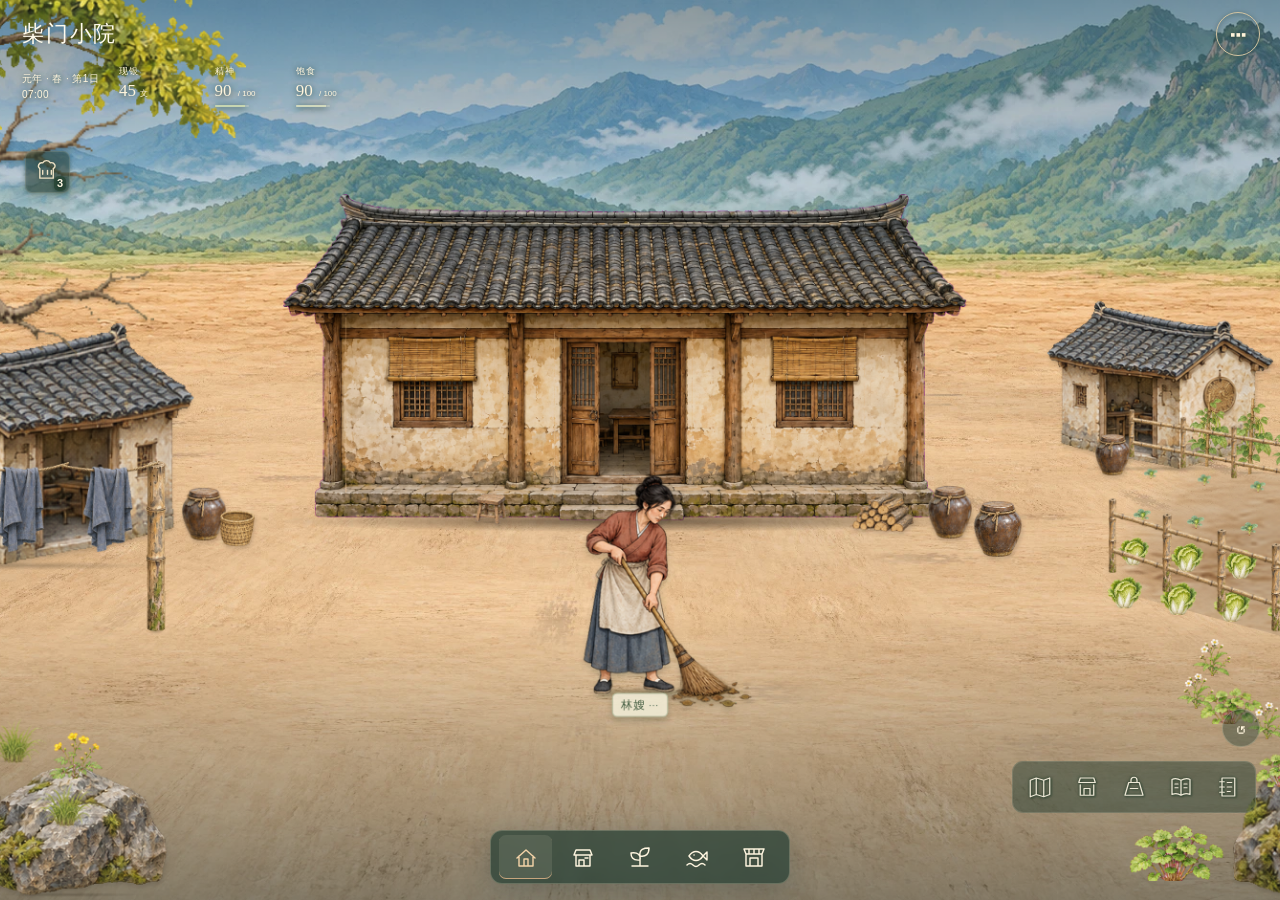
<file: index.html>
<!doctype html>
<html lang="zh-CN">
<head>
  <meta charset="utf-8">
  <meta name="viewport" content="width=device-width,initial-scale=1,viewport-fit=cover">
  <meta name="theme-color" content="#f5f1e8">
  <meta name="description" content="在青岚村从帮工学艺起步，种田、养鱼、经营面摊，一点点置下自己的家业。手机点开即玩的古风模拟经营测试版。">
  <title>山河家业 · 青岚经营记</title>
  <link rel="icon" href="icon.svg" type="image/svg+xml">
  <link rel="stylesheet" href="style.css?v=2">
  <link rel="stylesheet" href="game-shell.css?v=8">
  <link rel="stylesheet" href="scene-camera.css?v=12">
  <link rel="stylesheet" href="work-sprites.css?v=9">
  <link rel="stylesheet" href="play-hud.css?v=11">
  <link rel="stylesheet" href="environment-assembly.css?v=7">
</head>
<body>
  <header class="masthead">
    <a class="brand" href="./" aria-label="山河家业首页"><span class="seal">山</span><span><strong>山河家业</strong><small>青岚经营记</small></span></a>
    <div class="header-right"><span class="beta">山村测试版</span><button class="icon-button" id="settings-button" aria-label="打开存档与设置">⋯</button></div>
  </header>
  <main class="game-layout" id="game">
    <section class="world-column" aria-label="动态地点画面">
      <div class="scene" id="scene">
        <img class="scene-background" id="scene-image" alt="青岚村的山水生活" src="assets/environment-library-v1/ground-perspective-v2.webp" fetchpriority="high">
        <div class="scene-wash" aria-hidden="true"></div>
        <div class="scene-water" aria-hidden="true"></div>
        <canvas id="scene-motion" aria-hidden="true"></canvas>
        <div class="scene-heading"><span class="eyebrow" id="scene-region">青岚山下</span><h1 id="scene-title">家中小院</h1><span class="scene-weather" id="scene-weather">春日 · 晴</span></div>
        <div class="npc-layer" id="npc-layer"></div>
        <span class="scene-tip">点人物交谈 · 拖动画面 · 双指缩放</span>
        <span class="motion-label" aria-label="动态场景"><i></i>山间日常</span>
      </div>
      <nav class="location-nav" id="locations" aria-label="前往不同地点"></nav>
      <div class="scene-story"><span class="chapter-mark">壹</span><div><h2 id="story-title">从一餐一饭，慢慢置下家业</h2><p id="story-description">一方山水，几位熟人。先学门手艺，再盘算自己的营生。</p></div></div>
      <section class="recent-section" aria-label="最近发生的事"><div class="section-label"><span>村中手记</span><span class="subtle">每一次劳作，都有回响</span></div><ol id="recent-events" class="recent-events"></ol></section>
    </section>
    <section id="management-panel" class="management-column" aria-label="经营与生活">
      <div class="date-line"><span id="date">元年 · 春 · 初一</span><span id="time">辰时</span><span class="autosave" id="save-status"><i></i>进度自动保存</span></div>
      <div class="status-strip" id="status-strip"></div>
      <div class="panel-heading"><span>家业手札</span><button id="close-panel" aria-label="收起手札">×</button></div>
      <nav class="view-tabs" id="view-tabs" aria-label="经营栏目"><button data-view="business" aria-selected="true">营生</button><button data-view="bag" aria-selected="false">行囊</button><button data-view="skills" aria-selected="false">手艺</button><button data-view="ledger" aria-selected="false">账簿</button></nav>
      <div class="view-content" id="view-content" aria-live="polite"></div>
      <p class="version-note">经营测试版 · 本机独立存档 · 无需注册</p>
    </section>
  </main>
  <section class="quick-inventory" aria-label="随身物品"><span class="quick-inventory-label">随身</span><div id="quick-items" class="quick-items"></div></section>
  <dialog id="quick-item-dialog" class="quick-item-dialog"><button id="close-quick-item" class="dialog-close" aria-label="关闭物品">×</button><h2 id="quick-item-title"></h2><p id="quick-item-description"></p><div id="quick-item-actions" class="action-list"></div></dialog>
  <nav class="game-tools" aria-label="游戏手札"><button id="world-map-button" aria-label="打开世界地图"><svg viewBox="0 0 32 32" aria-hidden="true"><path d="M3 7l8-3 10 3 8-3v22l-8 3-10-3-8 3zM11 4v22M21 7v22"/></svg><span>舆图</span></button><button data-open-view="business">营生</button><button data-open-view="bag">行囊</button><button data-open-view="skills">手艺</button><button data-open-view="ledger">账簿</button></nav>
  <button id="panel-scrim" class="panel-scrim" aria-label="收起手札" hidden></button>
  <div class="toast" id="toast" role="status" aria-live="polite"></div>
  <dialog class="conversation" id="conversation" aria-labelledby="dialog-name">
    <button class="dialog-close" id="close-conversation" aria-label="结束对话">×</button>
    <div class="person-intro"><div class="portrait-wrap"><img id="dialog-portrait" alt=""></div><div><span class="eyebrow" id="dialog-role"></span><h2 id="dialog-name"></h2><p class="dialog-location" id="dialog-location"></p></div></div>
    <p class="dialog-speech" id="dialog-speech"></p>
    <p class="dialog-result" id="dialog-result" role="status" hidden></p>
    <div id="dialog-actions" class="action-list"></div>
    <button class="text-button leave-dialog" id="leave-conversation">改日再聊</button>
  </dialog>
  <dialog class="settings-dialog" id="settings" aria-labelledby="settings-title">
    <button class="dialog-close" id="close-settings" aria-label="关闭存档与设置">×</button>
    <span class="eyebrow">山河手札</span><h2 id="settings-title">存档与设置</h2>
    <p class="muted">进度保存在当前浏览器。更换手机、清理浏览器前，请导出一份存档。</p>
    <div class="settings-actions"><button class="primary-button" id="export-save">导出存档</button><label class="secondary-button file-label">导入存档<input type="file" id="import-save" accept="application/json,.json"></label><button class="secondary-button" id="toggle-motion">减少画面动态</button></div>
    <p class="setting-message" id="setting-message" role="status"></p>
    <div class="settings-divider"></div><p class="muted small">本版开放务农、养鱼、面摊三条起家路线。家族继承等后续内容暂未开放。</p>
    <button class="danger-button" id="new-game">重新开始一段生活</button>
  </dialog>
  <noscript><p class="noscript">请启用浏览器 JavaScript，才能开始经营与保存进度。</p></noscript>
  <script type="module" src="app.js?v=16"></script>
</body>
</html>
</file>
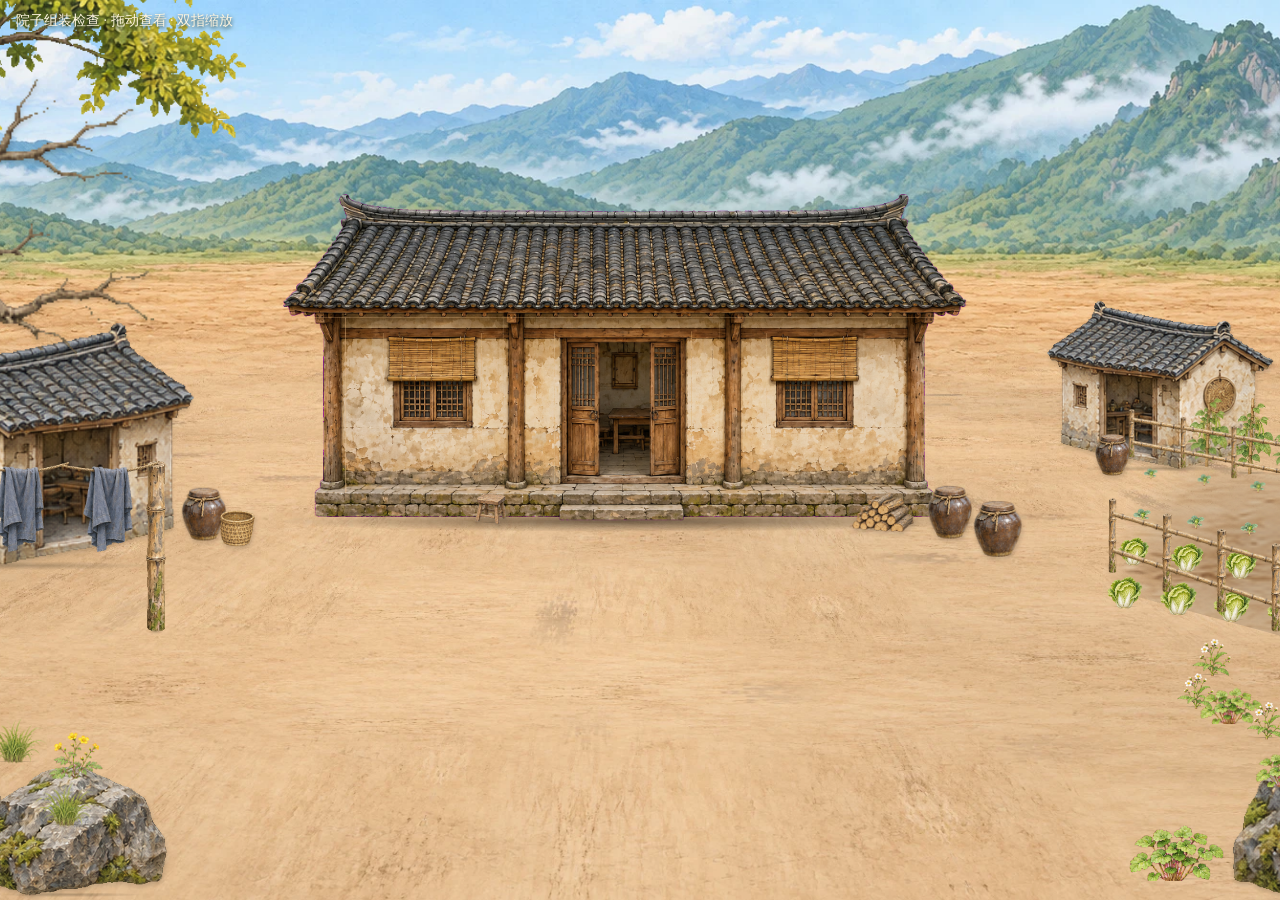
<file: environment-preview.html>
<!doctype html><html lang="zh-CN"><meta charset="utf-8"><meta name="viewport" content="width=device-width,initial-scale=1"><title>院子素材组装检查</title><link rel="stylesheet" href="environment-assembly.css?v=7"><style>html,body{margin:0;width:100%;height:100%;overflow:hidden;background:#30483d}#scene{position:fixed;inset:0;touch-action:none}#surface{position:absolute;left:0;top:0;width:1672px;height:941px;transform-origin:0 0}#terrain{position:absolute;inset:0;width:100%;height:100%}#note{position:fixed;top:12px;left:16px;color:#fff5df;text-shadow:0 2px 4px #203b2d;font:14px serif;pointer-events:none}</style><div id="scene"><div id="surface"><img id="terrain" src="assets/environment-library-v1/ground-perspective-v2.webp"></div></div><div id="note">院子组装检查 · 拖动查看 · 双指缩放</div><script type="module">import{createEnvironmentAssembly}from'./environment-assembly.js?v=7';import{createSceneCamera}from'./scene-camera.js?v=4';const assembly=createEnvironmentAssembly(document.querySelector('#surface'));assembly.commit(await assembly.prepare('home'));const camera=createSceneCamera({scene:document.querySelector('#scene'),surface:document.querySelector('#surface'),focus:{x:50,y:55}});document.body.dataset.ready='true';document.body.dataset.objects=document.querySelector('.assembled-environment').dataset.objects;</script></html>
</file>
<file: style.css>
@charset "UTF-8";
/* Each work joint has its own pivot. The feet stay planted while hands and
   implements perform the task, including in the compact mobile scene. */
.work-actor{display:block;width:clamp(132px,16vw,206px);height:auto;aspect-ratio:180/168;pointer-events:none;margin-bottom:-3px;filter:drop-shadow(0 2px 1px #283b2424)}
.work-actor>svg{display:block;width:100%;height:100%;overflow:visible}
.work-actor .wa-joint,.work-actor .wa-torso,.work-actor .wa-hoe-swing,.work-actor .wa-sweep-arms{transform-box:view-box}
.work-actor .wa-torso{transform-origin:85px 112px}
.work-farmer .wa-torso{animation:wa-bend 2.5s ease-in-out infinite}
.wa-hoe-swing{transform-origin:87px 65px;animation:wa-hoe 2.5s ease-in-out infinite}
.wa-soil{animation:wa-soil 2.5s ease-out infinite;transform-origin:130px 150px}
.wa-feed-arm{transform-origin:96px 63px;animation:wa-feed 3.1s ease-in-out infinite}
.wa-grains{animation:wa-grains 3.1s ease-in infinite}
.wa-stir-arm{transform-origin:112px 74px;animation:wa-stir 1.7s ease-in-out infinite}
.wa-bowl-arm{transform-origin:70px 64px;animation:wa-hold 1.7s ease-in-out infinite}
.wa-steam{animation:wa-steam 3.4s ease-in-out infinite}
.wa-scoop-arm{transform-origin:73px 64px;animation:wa-scoop 3.3s ease-in-out infinite}
.wa-sack-arm{transform-origin:96px 64px;animation:wa-sack 3.3s ease-in-out infinite}
.wa-write-arm{transform-origin:114px 80px;animation:wa-write 1.6s linear infinite}
.wa-sweep-arms{transform-origin:90px 65px;animation:wa-sweep 2.6s ease-in-out infinite}
.work-neighbor .wa-torso{animation:wa-sweep-body 2.6s ease-in-out infinite}
.npc:hover .work-actor,.npc:focus-visible .work-actor{filter:brightness(1.08) drop-shadow(0 2px 1px #283b2424)}
.npc .npc-activity{font-size:9px;letter-spacing:.05em;color:#fff9e7;text-shadow:0 1px 3px #263d28,0 1px 5px #263d28;white-space:nowrap;line-height:1.7;margin-top:2px}
@keyframes wa-bend{0%,100%{transform:rotate(-7deg)}40%,58%{transform:rotate(9deg)}}
@keyframes wa-hoe{0%,100%{transform:rotate(-32deg)}42%,58%{transform:rotate(10deg)}75%{transform:rotate(-3deg)}}
@keyframes wa-soil{0%,38%,70%,100%{opacity:0;transform:translate(0,0)}45%{opacity:.8;transform:translate(0,-3px)}64%{opacity:0;transform:translate(6px,-12px)}}
@keyframes wa-feed{0%,15%,100%{transform:rotate(24deg)}35%,45%{transform:rotate(-19deg)}60%{transform:rotate(12deg)}}
@keyframes wa-grains{0%,30%,76%,100%{opacity:0;transform:translate(-8px,-20px)}34%{opacity:1;transform:translate(-8px,-20px)}72%{opacity:0;transform:translate(19px,42px)}}
@keyframes wa-stir{0%,100%{transform:rotate(-9deg) translate(-2px,1px)}25%{transform:rotate(-1deg) translate(3px,0)}50%{transform:rotate(9deg) translate(1px,2px)}75%{transform:rotate(0deg) translate(-3px,3px)}}
@keyframes wa-hold{0%,100%{transform:rotate(-1deg)}50%{transform:rotate(2deg)}}
@keyframes wa-steam{0%,100%{opacity:.2;transform:translateY(3px)}55%{opacity:.7;transform:translateY(-5px)}}
@keyframes wa-scoop{0%,100%{transform:rotate(-18deg)}30%,45%{transform:rotate(9deg)}65%{transform:rotate(-5deg)}80%{transform:rotate(-18deg)}}
@keyframes wa-sack{0%,100%{transform:rotate(1deg)}40%,65%{transform:rotate(-5deg)}}
@keyframes wa-write{0%,100%{transform:translate(0,0) rotate(0deg)}15%{transform:translate(2px,1px) rotate(3deg)}30%{transform:translate(-1px,2px) rotate(-2deg)}45%{transform:translate(2px,3px) rotate(2deg)}60%{transform:translate(0,4px) rotate(-2deg)}78%{transform:translate(-3px,-2px) rotate(-7deg)}}
@keyframes wa-sweep{0%,100%{transform:rotate(-14deg)}48%{transform:rotate(18deg)}62%{transform:rotate(18deg)}}
@keyframes wa-sweep-body{0%,100%{transform:rotate(-3deg)}48%,62%{transform:rotate(4deg)}}
@media(max-width:1050px){.work-actor{width:153px}}
@media(max-width:760px){.work-actor{width:135px}.npc .npc-activity{font-size:8px}}
body.reduced-motion .work-actor *,body.reduced-motion .work-actor *::before{animation:none!important}
@media(prefers-reduced-motion:reduce){.work-actor *{animation:none!important}}
:root{--paper:#f5f1e8;--paper-deep:#ece5d7;--ink:#293e35;--muted:#7d8275;--green:#43644f;--green-light:#e7ecdf;--line:#dcd8cb;--gold:#b18a4a;--red:#9e5348;--serif:"Songti SC","STSong","Noto Serif CJK SC",serif;--sans:-apple-system,BlinkMacSystemFont,"PingFang SC","Microsoft Yahei",sans-serif;font-family:var(--sans);color:var(--ink);background:var(--paper);font-synthesis:none;font-size:14px}*{box-sizing:border-box}body{margin:0;background:radial-gradient(ellipse at 20% 0,#fffdf7 0,transparent 65%),var(--paper)}button,a,input{touch-action:manipulation}button{font:inherit;color:inherit;cursor:pointer}button:focus-visible,a:focus-visible,label:focus-within{outline:3px solid #c7a56c;outline-offset:4px}button:disabled{cursor:not-allowed}a{color:inherit;text-decoration:none}button{border:0;background:none}h1,h2,h3,p{margin:0}button,summary{-webkit-tap-highlight-color:transparent}.masthead{max-width:1440px;margin:auto;padding:25px 40px 21px;display:flex;justify-content:space-between;align-items:center;border-bottom:1px solid var(--line)}.brand{display:flex;align-items:center;gap:12px}.brand strong{display:block;font:600 25px/1.2 var(--serif);letter-spacing:.13em}.brand small{display:block;font-size:10px;letter-spacing:.3em;color:var(--muted);margin-top:6px}.seal{display:grid;place-items:center;border:1px solid var(--red);outline:1px solid #9e534866;outline-offset:-4px;background:#9e5348;color:#faf1da;font:24px var(--serif);height:45px;width:38px;transform:rotate(-3deg)}.header-right{display:flex;align-items:center;gap:20px}.beta{font-size:11px;letter-spacing:.13em;color:var(--muted);padding:5px 9px;border:1px solid var(--line);border-radius:3px}.icon-button{font-size:29px;line-height:1;width:44px;height:44px;border-radius:50%;border:1px solid var(--line)}.game-layout{max-width:1440px;margin:auto;padding:30px 40px 50px;display:grid;grid-template-columns:minmax(0,1.1fr) minmax(360px,.9fr);gap:36px;align-items:start}.world-column{position:sticky;top:24px}.scene{position:relative;width:100%;aspect-ratio:1.48;min-height:300px;overflow:hidden;border-radius:9px;background:#b9c4ab;isolation:isolate;box-shadow:0 14px 35px #354d3812}.scene-background{width:100%;height:100%;position:absolute;inset:0;object-fit:cover;animation:scene-breathe 30s ease-in-out infinite alternate;transform-origin:center;z-index:-3}.scene-wash{position:absolute;inset:0;background:linear-gradient(180deg,#102d263b,transparent 32%,transparent 62%,#233c2726);pointer-events:none;z-index:-1}.scene-heading{position:absolute;top:23px;left:25px;color:#fffbed;filter:drop-shadow(0 1px 4px #203c3380);z-index:4}.eyebrow{text-transform:uppercase;letter-spacing:.18em;font-size:10px;line-height:1.8;display:block;color:var(--muted)}.scene-heading .eyebrow{color:#fffbedc7}.scene-heading h1{font:500 31px/1.4 var(--serif);letter-spacing:.12em}.scene-weather{display:block;font-size:11px;letter-spacing:.12em;margin-top:4px}.scene-tip{position:absolute;bottom:17px;left:20px;font-size:10px;color:#fffbee;letter-spacing:.08em;text-shadow:0 1px 3px #233a2c}.motion-label{position:absolute;right:18px;bottom:17px;font-size:10px;color:#fffbee;display:flex;align-items:center;gap:5px;text-shadow:0 1px 3px #233a2c}.motion-label i,.autosave i{width:5px;height:5px;background:#98c58d;border-radius:50%;display:inline-block;box-shadow:0 0 0 3px #b8d2a41c}.scene canvas{position:absolute;inset:0;width:100%;height:100%;pointer-events:none;z-index:1}.scene-water{position:absolute;left:39%;top:45%;width:62%;height:60%;background:repeating-radial-gradient(ellipse at 58% 64%,transparent 0,transparent 14px,#f8fff52b 15px,transparent 17px,transparent 30px);transform:rotate(-9deg);animation:water-flow 9s linear infinite;opacity:0;pointer-events:none;mix-blend-mode:screen;z-index:0}.scene[data-location="pond"] .scene-water{opacity:.45;clip-path:ellipse(52% 40% at 50% 60%)}.npc-layer{position:absolute;inset:0;z-index:3}.npc{position:absolute;left:var(--x);top:var(--y);transform:translate(-50%,-100%);padding:0;min-width:66px;min-height:100px;display:flex;flex-direction:column;align-items:center;justify-content:flex-end;filter:drop-shadow(0 4px 3px #24372633)}.npc img{height:clamp(68px,7.5vw,116px);width:auto;max-width:105px;object-fit:contain;display:block;animation:person-idle 4.8s ease-in-out infinite;animation-delay:var(--delay,0s);transform-origin:50% 92%;pointer-events:none;transition:filter .2s}.npc::before{content:"";position:absolute;left:19%;right:19%;bottom:22px;height:6px;border-radius:50%;background:#344a3433;filter:blur(3px);z-index:-1}.npc:hover img,.npc:focus-visible img{filter:brightness(1.09)}.npc-name{font-size:10px;color:#324c3e;background:#faf5e5e8;border:1px solid #c5c9ae;border-radius:20px;padding:4px 9px;white-space:nowrap;box-shadow:0 2px 7px #2b453119;letter-spacing:.08em;display:flex;gap:4px;align-items:center}.npc-name::after{content:"···";font-size:10px;color:#54705b}.npc:active img{transform:scale(.97)}.location-nav{display:flex;justify-content:space-between;gap:4px;margin-top:12px;padding:8px 0;border-bottom:1px solid var(--line)}.location-tab{display:flex;align-items:center;justify-content:center;gap:6px;min-height:44px;flex:1;font-size:12px;color:var(--muted);border-radius:5px;white-space:nowrap}.location-tab.active{color:var(--green);background:var(--green-light);font-weight:600}.location-tab .loc-symbol{font:17px var(--serif);opacity:.8}.scene-story{display:flex;gap:17px;padding:24px 0 22px;border-bottom:1px solid var(--line)}.chapter-mark{font:25px var(--serif);color:var(--gold);padding-top:3px}.scene-story h2{font:500 19px/1.6 var(--serif);letter-spacing:.04em}.scene-story p{font-size:12px;color:var(--muted);line-height:1.85;margin-top:6px}.recent-section{padding-top:19px}.section-label{display:flex;justify-content:space-between;align-items:center;gap:8px;font-size:11px;letter-spacing:.12em}.subtle{font-size:10px;color:#999b8b;letter-spacing:.03em}.recent-events{margin:15px 0 0;padding:0;list-style:none}.recent-events li{display:flex;gap:12px;line-height:1.75;font-size:11px;color:#777e70;margin-top:9px}.event-time{color:#a6a590;white-space:nowrap;font-size:10px;min-width:60px}.management-column{min-width:0}.date-line{display:flex;align-items:center;gap:12px;font-size:11px;letter-spacing:.04em;color:var(--muted);padding:1px 0 18px}.date-line>span:first-child{color:var(--ink)}.autosave{margin-left:auto;display:flex;align-items:center;gap:6px;font-size:10px}.status-strip{display:grid;grid-template-columns:1.2fr 1fr 1fr;gap:10px;padding:18px 0 21px;border-top:1px solid var(--line);border-bottom:1px solid var(--line)}.stat{border-right:1px solid var(--line);padding-left:17px}.stat:first-child{padding-left:0}.stat:last-child{border-right:0}.stat-label{font-size:10px;color:var(--muted);letter-spacing:.14em;display:block}.stat-value{font:500 28px/1.5 var(--serif);display:block;margin-top:3px;font-variant-numeric:tabular-nums}.stat-value small{font:11px var(--sans);color:var(--muted);margin-left:4px}.stat-meter{height:3px;width:65px;background:#e4e3d5;margin-top:6px;overflow:hidden;border-radius:3px}.stat-meter i{display:block;height:100%;background:#90a284}.stat.low .stat-value{color:var(--red)}.view-tabs{display:flex;border-bottom:1px solid var(--line);gap:28px;margin:17px 0 24px}.view-tabs button{min-height:44px;font-size:12px;position:relative;color:var(--muted);padding:4px 0 12px}.view-tabs button[aria-selected="true"]{font-weight:600;color:var(--ink)}.view-tabs button[aria-selected="true"]::after{content:"";position:absolute;bottom:-1px;left:0;right:0;height:2px;background:var(--green)}.content-heading{display:flex;justify-content:space-between;align-items:center;margin-bottom:14px;gap:10px}.content-heading h2{font:500 21px var(--serif);letter-spacing:.07em}.content-heading span{font-size:10px;color:var(--muted)}.intro-note{font-size:12px;color:var(--muted);line-height:1.9;margin-bottom:18px}.goal{background:#e8ecdf;border:1px solid #d7decb;border-radius:6px;padding:13px 15px;display:flex;gap:10px;align-items:flex-start;margin-bottom:18px}.goal-mark{font-family:var(--serif);color:var(--green);font-size:21px;line-height:1.2}.goal strong{font-size:12px;font-weight:500;display:block}.goal p{font-size:11px;line-height:1.8;color:#7c8770;margin-top:5px}.business-list{display:grid;gap:12px}.business-card{background:#fffdf6b3;border:1px solid var(--line);border-radius:7px;padding:17px 18px}.business-top{display:flex;justify-content:space-between;align-items:flex-start;gap:14px}.business-title{display:flex;gap:10px;align-items:center}.business-symbol{height:32px;width:32px;display:grid;place-items:center;background:#edf0e6;border-radius:50%;font:18px var(--serif);color:#627851}.business-title h3{font:500 17px var(--serif)}.business-title p{font-size:10px;color:var(--muted);margin-top:5px}.tag{font-size:10px;white-space:nowrap;color:#8e947f;background:#eeeee5;padding:4px 7px;border-radius:3px}.tag.owned{background:#e8eedf;color:#628057}.business-facts{display:flex;gap:18px;flex-wrap:wrap;font-size:10px;color:var(--muted);line-height:1.7;margin-top:15px}.business-facts b{font-weight:500;color:#5e6b52}.business-footer{margin-top:13px;padding-top:12px;border-top:1px solid #e9e5d8;display:flex;justify-content:space-between;align-items:center;gap:10px;font-size:10px;color:var(--muted)}.business-footer button{color:var(--green);font-size:11px;min-height:32px;font-weight:500;padding:4px 0}.business-footer button::after{content:" ↗"}.batch-note{margin:12px 0 0;font-size:11px;color:#78845f;line-height:1.8}.condition-track{height:3px;background:#e8e5d7;margin-top:12px;border-radius:2px;overflow:hidden}.condition-track i{display:block;height:100%;background:#a4b091}.local-section{padding-top:24px}.local-section h3{font:500 17px var(--serif);margin-bottom:12px}.action-list{display:grid;gap:9px}.action-button{border:1px solid var(--line);border-radius:6px;text-align:left;padding:13px 14px;background:#fffcf2;display:flex;justify-content:space-between;align-items:center;gap:12px;min-height:58px;width:100%;transition:background .2s,border-color .2s}.action-button:hover:not(:disabled){background:#f0f3e7;border-color:#b5c0a5}.action-button:active:not(:disabled){background:#e6ecd9}.action-button strong{display:block;font-size:12px;font-weight:500;line-height:1.6}.action-button small{display:block;font-size:10px;line-height:1.75;color:var(--muted);margin-top:3px}.action-button .arrow{font-size:17px;color:#99a888;flex:none}.action-button:disabled{background:#eeece38f;color:#94998b;border-color:#e5e1d7}.action-button:disabled small{color:#9a9e8e}.action-button:disabled .arrow{font-size:10px;color:#a2a58f}.empty-state{padding:22px 16px;text-align:center;border:1px dashed #cfd2bf;border-radius:6px;font-size:12px;line-height:1.8;color:var(--muted)}.empty-state strong{display:block;font:18px var(--serif);color:#61724f;margin-bottom:7px}.inventory-list,.skill-list{display:grid;gap:10px}.inventory-row{display:flex;align-items:center;gap:12px;padding:13px 14px;background:#fffcf3;border:1px solid var(--line);border-radius:6px}.item-mark{width:33px;height:33px;background:#eee9d9;border-radius:50%;display:grid;place-items:center;color:#8c8b66;font-family:var(--serif);font-size:14px}.inventory-row .item-name{flex:1;font-size:12px}.inventory-row .item-count{font-family:var(--serif);font-size:19px;min-width:24px}.small-button{font-size:11px;min-height:36px;padding:6px 12px;background:var(--green-light);border:1px solid #d4ddc5;border-radius:4px;color:var(--green)}.skill-card{background:#fffdf5;border:1px solid var(--line);padding:16px;border-radius:6px}.skill-heading{display:flex;align-items:center;justify-content:space-between;font-size:12px}.skill-heading b{font:22px var(--serif)}.skill-track{height:4px;background:#e5e8db;border-radius:2px;overflow:hidden;margin-top:12px}.skill-track i{display:block;height:100%;background:#849b76}.skill-card p{font-size:10px;color:var(--muted);line-height:1.8;margin-top:10px}.ledger-summary{display:grid;grid-template-columns:repeat(2,1fr);gap:12px;margin:18px 0}.ledger-amount{padding:16px;border:1px solid var(--line);border-radius:6px;background:#fffdf6}.ledger-amount span{font-size:11px;color:var(--muted)}.ledger-amount b{display:block;font:27px var(--serif);margin-top:7px}.income{color:#55774d}.expense{color:#a16f55}.ledger-list{list-style:none;padding:0;margin:0}.ledger-list li{display:flex;justify-content:space-between;gap:12px;padding:13px 0;border-bottom:1px solid var(--line);font-size:12px}.ledger-list small{display:block;color:var(--muted);font-size:10px;margin-top:5px}.ledger-day-picker{display:flex;align-items:center;gap:8px;font-size:11px}.ledger-day-picker button{width:36px;min-height:36px;border:1px solid var(--line);border-radius:4px}.version-note{font-size:10px;color:#9b9e8e;line-height:1.8;margin-top:24px;text-align:center}.toast{position:fixed;bottom:25px;left:50%;transform:translate(-50%,20px);z-index:40;max-width:min(520px,calc(100vw - 32px));background:#294435f5;color:#faf5df;font-size:12px;line-height:1.8;padding:12px 19px;border-radius:7px;box-shadow:0 8px 25px #1f352933;opacity:0;pointer-events:none;transition:.25s}.toast.visible{opacity:1;transform:translate(-50%,0)}dialog{border:1px solid #d5d1c0;border-radius:12px;background:#f8f4e9;color:var(--ink);padding:27px;box-shadow:0 25px 90px #142f3a40;max-height:calc(100dvh - 40px);overflow:auto;width:min(470px,calc(100% - 28px));overscroll-behavior:contain}dialog::backdrop{background:#172e265f;backdrop-filter:blur(4px)}.dialog-close{position:absolute;right:13px;top:12px;width:40px;height:40px;font-size:25px;color:#8d9681;background:#ececde80;border-radius:50%}.person-intro{display:flex;align-items:center;gap:18px;padding-right:32px;margin-bottom:19px}.portrait-wrap{height:96px;width:78px;overflow:hidden;flex:none;background:radial-gradient(ellipse,#dce4cb,transparent 68%);border-radius:6px}.portrait-wrap img{height:165px;width:auto;max-width:118px;object-fit:contain;object-position:top;display:block;margin:0 auto;transform:translateY(5px)}.person-intro h2{font:500 24px/1.5 var(--serif);letter-spacing:.08em}.dialog-location{font-size:10px;margin-top:6px;color:var(--muted)}.dialog-speech{font:15px/1.95 var(--serif);padding:17px 18px;background:#eeedde;border:1px solid #dfe2cf;border-radius:3px 12px 12px 12px;margin-bottom:20px}.dialog-result{font-size:12px;line-height:1.85;color:#5f754f;border-left:2px solid #9bad7e;padding:3px 0 3px 12px;margin-bottom:17px}.conversation .action-list{gap:8px}.conversation .action-button{background:#fffdf6;padding:12px}.text-button{color:#768363;font-size:12px;min-height:44px;text-decoration:underline;text-underline-offset:5px}.leave-dialog{display:block;margin:15px auto 0}.settings-dialog h2{font:25px var(--serif);margin:8px 0 16px}.muted{font-size:12px;line-height:1.9;color:var(--muted)}.small{font-size:11px}.settings-actions{display:grid;grid-template-columns:1fr 1fr;gap:10px;margin-top:20px}.settings-actions button:last-child{grid-column:1/-1}.primary-button,.secondary-button{min-height:45px;padding:11px 15px;border-radius:5px;text-align:center;font-size:12px;display:flex;align-items:center;justify-content:center}.primary-button{background:var(--green);color:#fff9e9}.secondary-button{background:#ebeedf;border:1px solid #d4ddc6;color:var(--green)}.file-label{cursor:pointer}.file-label input{position:absolute;opacity:0;width:1px;height:1px}.setting-message{font-size:12px;line-height:1.8;color:var(--green);margin-top:14px}.settings-divider{height:1px;background:var(--line);margin:25px 0 18px}.danger-button{margin-top:20px;padding:10px 0;color:var(--red);font-size:11px;min-height:44px}.noscript{max-width:800px;margin:30px auto;padding:20px}body.reduced-motion .scene-background,body.reduced-motion .npc img,body.reduced-motion .scene-water{animation:none}@keyframes person-idle{0%,100%{transform:translateY(0) rotate(-.3deg)}50%{transform:translateY(-1.6px) rotate(.3deg)}}@keyframes scene-breathe{from{transform:scale(1.015) translateX(-.3%)}to{transform:scale(1.045) translateX(.3%)}}@keyframes water-flow{from{background-position:0 0}to{background-position:30px 16px}}
@media(min-width:1450px){.game-layout{gap:48px}.scene{aspect-ratio:1.48}}@media(max-width:1050px){.masthead{padding:22px 25px}.game-layout{padding:25px;gap:25px;grid-template-columns:minmax(0,1fr) minmax(330px,.95fr)}.scene{aspect-ratio:1.2;min-height:330px}.npc img{height:90px}.business-card{padding:15px}.section-label .subtle{display:none}}@media(max-width:760px){.masthead{padding:16px 19px 13px}.brand strong{font-size:22px}.brand small{font-size:9px;margin-top:4px}.seal{width:31px;height:37px;font-size:21px}.header-right{gap:8px}.beta{font-size:9px;padding:4px 6px}.icon-button{width:40px;height:40px;font-size:26px}.game-layout{display:block;padding:17px 16px max(30px,env(safe-area-inset-bottom));max-width:590px}.world-column{position:static}.scene{aspect-ratio:1.48;min-height:225px;border-radius:7px}.scene-heading{top:16px;left:18px}.scene-heading h1{font-size:27px}.scene-heading .eyebrow{font-size:9px}.scene-weather{font-size:9px}.scene-tip{font-size:9px;bottom:12px;left:13px}.motion-label{font-size:9px;bottom:12px;right:12px}.npc{min-width:58px;min-height:80px}.npc img{height:78px;max-width:78px}.npc-name{font-size:9px;padding:3px 7px}.location-nav{margin-top:7px;padding:5px 0;gap:2px}.location-tab{font-size:11px;gap:4px;min-height:43px}.location-tab .loc-symbol{font-size:15px}.scene-story{padding:18px 0;gap:12px}.scene-story h2{font-size:18px}.scene-story p{font-size:11px;margin-top:4px}.chapter-mark{font-size:23px}.recent-section{display:none}.management-column{margin-top:21px}.date-line{font-size:10px;padding-bottom:12px;gap:9px}.autosave{font-size:9px;gap:4px}.status-strip{padding:14px 0 16px;gap:5px}.stat{padding-left:15px}.stat-label{font-size:9px}.stat-value{font-size:27px}.stat-meter{width:55px}.view-tabs{margin:12px 0 21px;justify-content:space-between;gap:20px}.view-tabs button{flex:1;font-size:12px}.business-card{padding:15px}.business-title h3{font-size:16px}.business-facts{gap:12px;font-size:10px}.content-heading h2{font-size:20px}.intro-note{font-size:11px}.goal{padding:12px}.business-footer button{min-height:38px}.toast{bottom:max(18px,env(safe-area-inset-bottom));font-size:11px}.settings-dialog,.conversation{padding:22px 20px;max-height:calc(100dvh - 28px)}.dialog-speech{font-size:14px;padding:14px 15px}.person-intro{gap:13px}.portrait-wrap{height:85px;width:65px}.person-intro h2{font-size:23px}.action-button{min-height:60px}.action-button strong{font-size:12px}.action-button small{font-size:10px}.version-note{font-size:9px}}@media(prefers-reduced-motion:reduce){.scene-background,.scene-water,.npc img{animation:none!important}*,*::before,*::after{scroll-behavior:auto!important}}@media(max-width:350px){.game-layout{padding-left:12px;padding-right:12px}.masthead{padding-left:14px;padding-right:14px}.autosave{font-size:8px}.beta{display:none}.scene{min-height:210px}.location-tab{font-size:10px}.business-facts{gap:8px}}
</file>
<file: game-shell.css>
/* Full-screen game stage. The journal never occupies a permanent web column. */
html,body{height:100%;overflow:hidden;background:#24372e}.game-layout{position:fixed;inset:0;max-width:none;padding:0;display:block}.world-column{position:absolute;inset:0;top:0}.scene{height:100%;width:100%;aspect-ratio:auto;min-height:0;border-radius:0;box-shadow:none}.scene-background{object-fit:cover;animation:none}.scene-wash{background:linear-gradient(180deg,#152d3477,transparent 30%,transparent 68%,#152c3477)}.masthead{position:fixed;z-index:8;top:max(12px,env(safe-area-inset-top));left:20px;right:20px;max-width:none;border:0;padding:0;pointer-events:none}.brand{display:none}.header-right{margin-left:auto;pointer-events:auto;gap:8px}.beta{display:none}.icon-button{background:#f7f1dbe8;color:#354e3b;border-color:#d3c4a2}.scene-heading{top:max(22px,env(safe-area-inset-top));left:28px}.scene-heading h1{font-size:30px}.scene-heading .eyebrow{font-size:11px}.scene-story,.recent-section,.version-note{display:none}.scene-tip{bottom:155px;left:28px;font-size:12px}.motion-label{display:none}.location-nav{position:absolute;bottom:max(18px,env(safe-area-inset-bottom));left:50%;transform:translateX(-50%);width:min(540px,calc(100% - 32px));z-index:7;margin:0;padding:6px;border:1px solid #d6c7a0;border-radius:14px;background:#f4eedbF2;box-shadow:0 7px 30px #132a3440}.location-tab{color:#716f55;min-height:46px;font-size:13px}.location-tab.active{background:#536e50;color:#fff6df;border-radius:9px}.game-hud{position:absolute;right:24px;top:78px;z-index:5;width:290px;background:#f8f1dfe8;border:1px solid #c8ba98;border-radius:10px;padding:11px 14px;box-shadow:0 5px 20px #132a3420;pointer-events:none}.date-line{font-size:11px;padding:0 0 8px;gap:8px}.autosave{font-size:0}.autosave i{width:6px;height:6px}.status-strip{padding:8px 0 0;border-bottom:0;border-top:1px solid #c8ba9880;gap:4px}.stat{padding-left:10px}.stat-label{font-size:10px}.stat-value{font-size:23px;line-height:1.2;margin-top:3px}.stat-value small{font-size:9px}.stat-meter{width:46px;margin-top:5px}.game-tools{position:fixed;z-index:8;right:24px;bottom:100px;display:flex;gap:8px}.game-tools button{height:48px;min-width:53px;padding:0 13px;border-radius:8px;border:1px solid #c2ad80;background:#f4edd9ed;font:17px var(--serif);box-shadow:0 3px 12px #23342635}.game-tools button[aria-expanded=true]{background:#4b664b;color:#fff1cf}.management-column{position:fixed;right:20px;top:30px;bottom:30px;width:min(460px,calc(100% - 32px));margin:0;z-index:22;background:#f7f1e4;border:1px solid #b9a47b;border-radius:12px;box-shadow:0 15px 80px #132a3470;padding:20px;overflow:auto;display:none;overscroll-behavior:contain}.management-column.is-open{display:block}.panel-heading{display:flex;align-items:center;justify-content:space-between;font:22px var(--serif);border-bottom:1px solid var(--line);padding-bottom:8px}.panel-heading button{width:44px;height:44px;font:28px var(--sans)}.panel-scrim{position:fixed;inset:0;background:#12282f45;z-index:20}.panel-scrim[hidden]{display:none}.toast{bottom:160px;z-index:30}.npc-activity{font-size:10px;color:#fff8df;text-shadow:0 1px 3px #182f28;background:#283e34a6;border-radius:5px;padding:3px 6px;margin-top:3px;white-space:nowrap}.npc{min-width:84px}.npc-name{font-size:11px}.scene-heading{pointer-events:none}dialog{z-index:50}
@media(max-width:760px){.masthead{left:12px;right:12px;top:max(12px,env(safe-area-inset-top))}.scene-heading{left:18px;top:max(20px,env(safe-area-inset-top))}.scene-heading h1{font-size:26px}.scene-heading .eyebrow{font-size:9px}.game-hud{top:116px;right:14px;left:14px;width:auto;padding:8px 12px;display:flex;align-items:center;gap:12px}.date-line{display:block;border:0;padding:0;white-space:nowrap;font-size:10px}.date-line #time{display:block;margin-top:5px}.autosave{display:none}.status-strip{border:0;border-left:1px solid #bbae8a80;padding:0 0 0 10px;flex:1;gap:3px}.stat{padding-left:5px}.stat-value{font-size:21px}.stat-value small{font-size:8px}.stat-meter{width:36px}.stat-label{font-size:9px}.scene-tip{left:18px;bottom:154px;font-size:10px}.game-tools{right:16px;left:16px;bottom:max(88px,calc(env(safe-area-inset-bottom) + 75px));justify-content:flex-end;gap:7px}.game-tools button{height:43px;min-width:47px;font-size:15px;padding:0 10px}.location-nav{bottom:max(14px,env(safe-area-inset-bottom))}.management-column{top:max(16px,env(safe-area-inset-top));bottom:max(16px,env(safe-area-inset-bottom));right:16px;padding:16px}.scene .npc{top:min(var(--y),76%)}.scene-background{object-position:57% center}.npc-activity{font-size:9px}.toast{bottom:150px}.view-tabs{margin:10px 0 18px}}
@media(max-height:500px){.game-hud{top:14px;right:72px;left:auto;width:290px;display:block}.game-tools{bottom:88px}.scene-heading h1{font-size:24px}.scene-tip{display:none}.management-column{top:10px;bottom:10px}.scene .npc{top:80%}}
/* Compact transparent icon controls. */
.game-tools{gap:13px}.game-tools button{border:0;background:transparent;box-shadow:none;display:flex;flex-direction:column;align-items:center;gap:4px;padding:0;min-width:46px;height:57px}.game-tools button svg{width:34px;height:34px;stroke-linecap:round;stroke-linejoin:round}.location-tab{flex-direction:column;gap:1px;min-height:48px}.view-tabs{gap:10px;border:0}.view-tabs button{padding:8px 15px;min-height:38px}.view-tabs button[aria-selected=true]::after{display:none}
@media(max-width:760px){.game-hud{top:113px;width:auto;left:16px;right:16px;gap:8px}.game-hud .status-strip{border:0;padding:0;gap:5px}.game-hud .stat-value{font-size:20px}.game-hud .stat-label{font-size:9px}.game-hud .stat-meter{width:32px;margin:4px 0 0}.game-tools{gap:14px;bottom:max(88px,calc(env(safe-area-inset-bottom) + 75px))}.game-tools button{min-width:42px;height:51px;font-size:10px}.game-tools button svg{width:30px;height:30px}.location-nav{width:min(420px,calc(100% - 30px))}.location-tab{min-height:46px;font-size:10px}}
/* Ink controls: transparent silhouettes and restrained cinnabar accents. */
:root{--green:#4f6358;--green-light:#e9ece3;--ink:#36473e;--muted:#7e8375;--gold:#a78b59;--red:#a85d4f;--line:#d9d6c9}.game-tools button{color:#f9f4e6;font:12px var(--serif);letter-spacing:.12em;text-shadow:0 1px 3px #172d25,0 0 7px #172d2570}.game-tools button svg,.game-tools button:nth-child(n) svg{stroke:#eee8d6;fill:transparent;stroke-width:1.65;filter:drop-shadow(1px 1px 1px #263e2c) drop-shadow(-1px -1px 1px #263e2c80)}.game-tools button:hover svg,.game-tools button:focus-visible svg{stroke:#fff9e4;fill:#f9f0d915;transform:translateY(-2px)}.location-nav{background:transparent;backdrop-filter:none;border:0}.location-tab,.location-tab.active{background:transparent;box-shadow:none;border-radius:0;color:#fff6e0;font-family:var(--serif);text-shadow:0 1px 3px #1b3025}.location-tab .loc-symbol,.location-tab:nth-child(n) .loc-symbol{color:#f4eedc;font-size:23px;font-weight:400;text-shadow:1px 1px 1px #273f2e,-1px -1px 1px #273f2e}.location-tab.active .loc-symbol{color:#f1c5a2;position:relative}.location-tab.active .loc-symbol::after{content:"";position:absolute;inset:-2px -5px;border:1px solid #d6a080b3;transform:rotate(-5deg)}.game-hud .stat{background:transparent;backdrop-filter:none;padding:0 7px}.game-hud .stat-label{color:#f2e6ca}.game-hud .stat-value{font-family:var(--serif);font-weight:400}.game-hud .stat-meter i,.game-hud .stat:last-child .stat-meter i{background:#d0d8bd}.icon-button{background:transparent;color:#fff4da;backdrop-filter:none;filter:drop-shadow(0 1px 2px #253d2f)}.management-column,dialog{background:#f6f1e5;border-color:#c8bea7;border-radius:7px}.panel-heading{color:#526450;font-family:var(--serif)}.view-tabs button{background:transparent;color:#7a8270;border-radius:0;font-family:var(--serif)}.view-tabs button[aria-selected=true]{background:transparent;color:#8e5345;box-shadow:inset 0 -1px #a06650}.goal{background:#e9ecdf;border-color:#d7ddc6;border-radius:4px}.goal strong{color:#4f634b}.goal p{color:#7d8870}.business-card{background:#fffaf0a8;border-color:#ded8c8;border-radius:4px}.business-symbol,.business-card:nth-child(n) .business-symbol{background:#e7eadb;color:#67765b}.small-button,.primary-button{background:#61715b;color:#fffae9;border-radius:3px}.action-button{background:#fffcf3;border-color:#ddd7c6;border-radius:4px}.action-button:hover:not(:disabled){background:#edf0e4;border-color:#a4b096}.dialog-speech{background:#ececdd;border-color:#d8ddc8;border-radius:4px 10px 10px 10px}.npc-name{background:#f6f0dbdd;border:1px solid #b9c2a5;color:#455e42;border-radius:5px;font-family:var(--serif)}.toast{background:#354e3dea;border-radius:5px}.game-tools button[aria-expanded=true] svg{stroke:#eac4aa}.location-tab{font-size:11px}
.map-dialog{width:min(1000px,calc(100vw - 24px));padding:22px;max-height:calc(100dvh - 24px);background:#eee8d4}.map-heading{display:flex;align-items:center;justify-content:space-between;gap:12px}.map-heading small{font:11px var(--serif);letter-spacing:.16em;color:#8a8064}.map-heading h2{font:25px var(--serif);margin-top:6px;letter-spacing:.12em}.map-heading>div:last-child{display:flex;align-items:center;gap:10px}.map-close{font-size:28px;width:44px;height:44px}.map-back{border:1px solid #b4b49a;font:12px var(--serif);padding:10px}.map-instruction,.map-foot{font:12px/1.8 var(--serif);color:#7e8066;margin:12px 0}.map-foot{text-align:center;margin-bottom:0}.map-stage{position:relative;aspect-ratio:900/570;width:100%;border:1px solid #b5b298;overflow:hidden}.map-art{display:block;width:100%;height:100%}.map-pins{position:absolute;inset:0}.map-pin{position:absolute;transform:translate(-50%,-50%);padding:9px 12px;background:#f6f0dded;border:1px solid #7a886c;box-shadow:0 3px 8px #4a543024;font:15px var(--serif);white-space:nowrap;color:#4d6147;min-height:44px}.map-pin::before{content:'◆';font-size:8px;margin-right:5px;color:#a45b49}.map-pin:hover{background:#fff9e8;border-color:#a7634d}.map-pin.unavailable{color:#9b9c86;border-style:dashed;border-color:#aaa98c;background:#eee9d3b3;box-shadow:none;font-size:12px}.map-pin.unavailable::before{color:#9b9c86}.game-tools{gap:12px}@media(max-width:760px){.game-tools{left:16px;right:16px;justify-content:space-between;gap:8px}.map-dialog{padding:15px}.map-heading h2{font-size:21px}.map-heading small{font-size:9px}.map-stage{aspect-ratio:4/5}.map-art{object-fit:cover}.map-pin{font-size:12px;padding:7px;min-height:44px}.map-pin.unavailable{font-size:10px}.map-foot{font-size:10px}.map-heading>div:last-child{gap:4px}.map-back{padding:8px;font-size:10px}}
/* Keep the live scene unobstructed; HUD information has no panel backing. */
.game-hud{background:transparent;border:0;box-shadow:none;padding:0;filter:drop-shadow(0 1px 3px #173729);color:#fff5dd}.game-hud .date-line,.game-hud .date-line>span:first-child,.game-hud .stat-label,.game-hud .stat-value,.game-hud .stat-value small{color:#fff5dd}.game-hud .stat-value{font-size:21px}.game-hud .status-strip{border:0;gap:12px}.game-hud .stat{background:transparent;border:0;padding:0 5px;backdrop-filter:none}.game-hud .stat-meter{background:#fff6dc40}.game-hud .stat-label{font-size:9px}.game-hud .stat-meter i{background:#c6d5b1}.game-hud .stat-value small{font-size:9px}.npc-activity{display:none!important}.scene-tip{font-size:10px}
.scene-load-status{position:absolute;z-index:6;left:50%;top:45%;transform:translate(-50%,-50%);color:#fff6e5;font:13px var(--serif);padding:8px 14px;background:#284235b8;border-radius:16px;pointer-events:none;white-space:nowrap}.scene-load-status:empty{display:none}.scene-loading .npc-layer,.scene-loading #scene-motion{visibility:hidden}

.scene-loading .scene-water{visibility:hidden}
</file>
<file: scene-camera.css>
/* Load after the game shell. Percent actor positions refer to the native painting. */
.scene.camera-scene{background:#233c34;touch-action:none;user-select:none;overscroll-behavior:none}
.camera-scene .scene-surface{position:absolute;left:0;top:0;width:1672px;height:941px;transform-origin:0 0;isolation:isolate;will-change:transform;z-index:0}
.camera-scene .scene-surface .scene-background{position:absolute;inset:0;width:100%;height:100%;object-fit:fill;object-position:center;animation:none!important;transform:none;z-index:0;pointer-events:none;-webkit-user-drag:none}
.camera-scene .scene-surface .scene-wash{z-index:1}
.camera-scene .scene-surface .scene-water{z-index:2}
.camera-scene .scene-surface canvas{z-index:2}
.camera-scene .scene-surface .npc-layer{position:absolute;inset:0;z-index:3;pointer-events:none}
.camera-scene .scene-surface .npc{left:var(--x);top:var(--y);min-height:0;min-width:0;transform:translate(-50%,-100%);pointer-events:auto;touch-action:none}
.camera-scene .scene-surface .work-actor{width:206px;height:auto;margin:0;flex:none}
.camera-scene .scene-surface .npc-name{position:absolute;top:100%;left:50%;transform:translateX(-50%) scale(var(--camera-label-scale,1));transform-origin:50% 0;font-size:11px;line-height:1.3;margin:0;padding:4px 8px}
.camera-scene .scene-surface .npc-activity{position:absolute;top:calc(100% + 28px * var(--camera-label-scale,1));left:50%;transform:translateX(-50%) scale(var(--camera-label-scale,1));transform-origin:50% 0;font-size:9px;line-height:1.5;margin:0;white-space:nowrap}
.camera-scene .scene-surface .npc::before{bottom:0}
.camera-scene.camera-dragging,.camera-scene.camera-dragging .npc{cursor:grabbing}
.camera-scene>.scene-heading,.camera-scene>.scene-tip{z-index:4}
.camera-reset{position:absolute;z-index:6;right:20px;bottom:165px;min-width:44px;min-height:44px;color:#fff4dc;background:#233c34b8;border:1px solid #e4d4b066;border-radius:50%;font-size:22px}
body.reduced-motion .scene-surface *,body.reduced-motion .scene-surface *::before{animation:none!important}
@media(prefers-reduced-motion:reduce){.scene-surface *,.scene-surface *::before{animation:none!important;transition:none!important}}
.people-focus{position:absolute;left:18px;bottom:185px;z-index:6;display:flex;gap:8px}.people-focus[hidden]{display:none}.people-focus button{font:12px var(--serif);color:#fff6df;border:1px solid #e2d9bd66;background:#304b3c88;min-height:36px;padding:5px 10px;border-radius:18px}

/* Effects use the same painting coordinates and cannot intercept scene touches. */
.camera-scene .scene-surface #scene-motion{position:absolute;inset:0;width:1672px;height:941px;pointer-events:none;opacity:1}
.camera-scene .scene-surface .scene-water{display:none}
</file>
<file: work-sprites.css>
/* Native four-by-two atlas. Only the displayed frame changes, not body geometry. */
.scene.camera-scene .scene-surface .sprite-actor{width:240px;aspect-ratio:256/288;height:auto;background-size:400% 200%;background-repeat:no-repeat;background-position:0 0;animation:painted-work var(--work-duration,2400ms) step-end infinite;filter:drop-shadow(0 3px 2px #223d232b);transform:none;margin-bottom:-12px;position:relative;left:24px}
@keyframes painted-work{0%{background-position:0 0}12.5%{background-position:33.333333% 0}25%{background-position:66.666667% 0}37.5%{background-position:100% 0}50%{background-position:0 100%}62.5%{background-position:33.333333% 100%}75%{background-position:66.666667% 100%}87.5%{background-position:100% 100%}}
body.reduced-motion .sprite-actor{animation-play-state:paused!important}
@media(prefers-reduced-motion:reduce){.sprite-actor{animation-play-state:paused!important}}
/* Planted work contacts: cast only a small ground shadow, not a floating outline. */
.scene.camera-scene .scene-surface .sprite-actor{filter:none}
.scene.camera-scene .scene-surface .npc::before{display:none}
.sprite-actor::before{content:"";position:absolute;left:22%;bottom:3.4%;width:40%;height:3%;border-radius:50%;background:#26342338;filter:blur(2px);pointer-events:none}
/* Each character's measured sole—not the cell's bottom—touches the ground. */
.scene.camera-scene .scene-surface .sprite-actor{margin-bottom:calc(-240px * var(--shoe-empty-ratio,.05))}
.sprite-actor::before{bottom:calc(var(--shoe-bottom,4.5%) - 1.5%)}
</file>
<file: play-hud.css>
/* Compact ink HUD: one short location title, visible supplies, two quiet docks. */
.quick-inventory{position:fixed;z-index:8;left:24px;top:148px;max-width:min(620px,calc(100vw - 48px));display:flex;align-items:center;gap:8px;color:#fff5df;filter:drop-shadow(0 1px 2px #233c2c)}.quick-inventory-label{font:12px var(--serif);writing-mode:vertical-rl;letter-spacing:.16em;opacity:.8;flex:none}.quick-items{display:flex;gap:6px;overflow:auto;scrollbar-width:none;padding:3px 1px}.quick-items::-webkit-scrollbar{display:none}.quick-item{display:flex;align-items:center;gap:5px;flex:none;min-height:39px;padding:5px 9px;background:#263e3466;border:1px solid #e5dfc82b;border-radius:7px;color:#fff7e3;font-size:11px;white-space:nowrap}.quick-item-symbol{font:17px var(--serif);color:#e0c9a3}.quick-item-count{font:600 13px var(--sans);margin-left:2px}.quick-empty{font-size:11px;padding:8px;opacity:.7}.quick-item-dialog h2{font:23px var(--serif);padding-right:30px}.quick-item-dialog p{font-size:13px;line-height:1.9;margin:18px 0;color:#77816b}.quick-item-dialog .action-list:empty{display:none}
.scene-heading{top:20px;left:22px}.scene-heading .eyebrow,.scene-weather{display:none}.scene-heading h1{font:500 22px/1.3 var(--serif);letter-spacing:.08em}.game-hud{top:65px;left:22px;right:auto;width:340px;display:flex;align-items:center;gap:15px}.game-hud .date-line{padding:0;display:flex;flex-direction:column;align-items:flex-start;gap:3px;font-size:10px;white-space:nowrap}.game-hud .status-strip{padding:0;flex:1;gap:10px}.game-hud .stat-label{font-size:9px}.game-hud .stat-value{font:17px/1.2 var(--serif);margin-top:3px}.game-hud .stat-value small{font-size:8px}.game-hud .stat-meter{width:34px;height:2px;margin-top:4px}.autosave{display:none}.game-tools{bottom:87px;right:24px;left:auto;gap:5px;background:#263e347d;border:1px solid #ded4b42e;border-radius:11px;padding:4px 6px}.game-tools button{width:49px;min-width:44px;min-height:44px;height:49px;gap:3px;font:10px var(--serif);letter-spacing:.06em}.game-tools button svg{width:24px;height:24px;stroke-width:1.5;filter:none}.game-tools button:hover{background:#eee5cb14;border-radius:6px}.location-nav{bottom:max(16px,env(safe-area-inset-bottom));width:min(440px,calc(100% - 32px));padding:4px 8px;background:#213d33b3;border:1px solid #dfd5b541;border-radius:12px;backdrop-filter:blur(5px)}.location-tab{flex-direction:row;min-height:42px;gap:0;font-size:12px;padding:4px 8px}.location-tab .loc-symbol{display:none}.location-tab.active{color:#f2d2a7;background:#ebe0c51c;border-radius:7px;box-shadow:inset 0 -1px #c6a57d}.scene-tip{display:none}.camera-reset{bottom:153px;right:20px;width:38px;min-width:38px;height:38px;min-height:38px;font-size:20px;border-color:#dfd5b54d;background:#213d3366}.people-focus{bottom:155px}
@media(max-width:760px){.masthead{top:max(7px,env(safe-area-inset-top));right:12px}.icon-button{width:36px;height:36px}.scene-heading{top:max(15px,env(safe-area-inset-top));left:16px}.scene-heading h1{font-size:19px}.game-hud{top:max(48px,calc(env(safe-area-inset-top) + 36px));left:16px;right:16px;width:auto;gap:12px}.game-hud .date-line{font-size:9px;gap:2px}.game-hud .stat{padding:0 5px}.game-hud .stat-value{font-size:17px}.game-hud .stat-label{font-size:8px}.game-hud .stat-value small{font-size:8px}.quick-inventory{top:max(100px,calc(env(safe-area-inset-top) + 88px));left:16px;right:16px;max-width:none;gap:6px}.quick-inventory-label{font-size:10px}.quick-item{min-height:36px;padding:4px 7px;font-size:10px;border-radius:6px}.quick-item-symbol{font-size:16px}.quick-item-count{font-size:12px}.game-tools{right:16px;left:auto;bottom:max(80px,calc(env(safe-area-inset-bottom) + 68px));gap:3px;padding:3px 5px}.game-tools button{width:47px;min-width:44px;height:45px;min-height:44px;font-size:10px}.game-tools button svg{width:22px;height:22px}.location-nav{bottom:max(12px,env(safe-area-inset-bottom));width:calc(100% - 32px);padding:3px 5px}.location-tab{font-size:11px;min-height:41px;gap:0}.camera-reset{bottom:142px}.people-focus{bottom:142px;left:16px}}
@media(max-height:500px){.game-hud{top:14px;left:180px;right:62px;width:auto;max-width:430px}.scene-heading{top:17px}.quick-inventory{top:68px;left:16px;max-width:55vw}.game-tools{bottom:70px;right:16px}.location-nav{left:16px;transform:none;width:330px;bottom:12px}.camera-reset{bottom:130px}.people-focus{bottom:72px}}
/* Pictograms carry navigation; numbers stay visible for actual quantities. */
.game-tools button>span{display:none}.game-tools button{height:42px;min-height:42px;width:42px;min-width:42px;justify-content:center;padding:6px}.game-tools button svg{width:24px;height:24px}.location-tab{width:46px;min-height:44px;padding:8px;justify-content:center}.location-tab svg,.quick-item svg,.people-focus svg{width:24px;height:24px;fill:none;stroke:currentColor;stroke-width:1.45;stroke-linecap:round;stroke-linejoin:round}.location-nav{width:300px;max-width:calc(100% - 32px)}.quick-inventory-label{display:none}.quick-item{position:relative;width:45px;min-width:45px;height:42px;padding:5px 10px 9px;justify-content:center;background:#263e345e;border:1px solid #e5dfc826}.quick-item svg{width:25px;height:25px;color:#eee2c5}.quick-item-count{position:absolute;right:3px;bottom:1px;font:600 11px/1 var(--sans);text-shadow:0 1px 3px #183729;background:#294535bc;padding:2px 3px;border-radius:5px}.people-focus{top:154px;bottom:auto;left:16px;flex-direction:column;gap:6px}.people-focus button{width:38px;height:38px;min-height:38px;border-radius:50%;display:grid;place-items:center;padding:7px}.people-focus svg{width:22px;height:22px}.quick-items{scroll-snap-type:x proximity;overscroll-behavior-x:contain}.quick-item{scroll-snap-align:start}
@media(max-width:760px){.game-tools button{width:40px;min-width:40px;height:40px;min-height:40px}.game-tools{gap:2px;padding:3px 5px}.game-tools button svg{width:23px;height:23px}.location-tab{min-height:43px}.location-nav{width:290px}.quick-inventory{top:max(99px,calc(env(safe-area-inset-top) + 87px))}.quick-item{width:42px;min-width:42px;height:39px;min-height:39px}.quick-item svg{width:23px;height:23px}.people-focus{top:max(153px,calc(env(safe-area-inset-top) + 141px));bottom:auto}}
@media(max-height:500px){.people-focus{top:124px;bottom:auto}.game-tools{bottom:12px;right:16px;left:auto}.location-nav{bottom:12px;width:300px}.camera-reset{bottom:76px}.quick-inventory{top:68px}}
@media(max-width:760px) and (max-height:700px) and (orientation:portrait){.game-tools{flex-direction:column;right:12px;left:auto;bottom:76px;gap:3px;padding:4px}.game-tools button{width:40px;min-width:40px;height:40px;min-height:40px}.camera-reset{left:16px;right:auto;bottom:78px}}
</file>
<file: environment-assembly.css>
.assembled-environment{position:absolute;inset:0;z-index:1;pointer-events:none}.assembled-environment[hidden]{display:none}.environment-object{position:absolute;transform-origin:0 0;pointer-events:none}.environment-object img{width:100%;height:100%;display:block;object-fit:fill;transform-origin:50% 92%;pointer-events:none}.object-crop img,.object-plant img{clip-path:inset(0 0 13% 0)}.object-crop img{transform-origin:50% 85%}.has-wind img{animation:object-leaf-wind 5.8s ease-in-out infinite alternate}.object-canopy img{transform-origin:15% 75%;animation-duration:7s}.object-cloth img{transform-origin:50% 0;animation-duration:4.8s}.object-building,.object-wall,.object-trunk,.object-column,.object-roof,.object-post,.object-rail,.object-rock{animation:none!important}@keyframes object-leaf-wind{0%{transform:rotate(-.55deg)}100%{transform:rotate(.65deg)}}body.reduced-motion .environment-object img{animation:none!important}@media(prefers-reduced-motion:reduce){.environment-object img{animation:none!important}}

.object-soil-bed{clip-path:polygon(4% 0,96% 18%,100% 100%,0 71%);filter:brightness(.68) saturate(.8)}

.object-soil-bed{mask-image:radial-gradient(ellipse at center,#000 20%,#0009 53%,transparent 72%);filter:brightness(.8) saturate(.8)}

.object-trunk img,.object-building img,.object-rock img,.object-prop img{filter:drop-shadow(1px 3px 2px #302b2330)}

.environment-paused .has-wind img{animation-play-state:paused}

/* Roots are buried in prepared variants. Keep planted bases anchored to the ground. */
.object-crop img,.object-plant img{clip-path:none;transform-origin:50% 100%}
.object-soil-bed{clip-path:polygon(4% 0,96% 19%,100% 100%,0 60%)}

.environment-object img{position:relative}.ground-contact{position:absolute;left:13%;right:13%;top:calc(100% - 3px);background:radial-gradient(ellipse,#30291d45,transparent 72%);border-radius:50%;pointer-events:none}.object-contact-shadow{filter:brightness(.16);mask-image:radial-gradient(ellipse,#0009,transparent 72%)}
</file>
